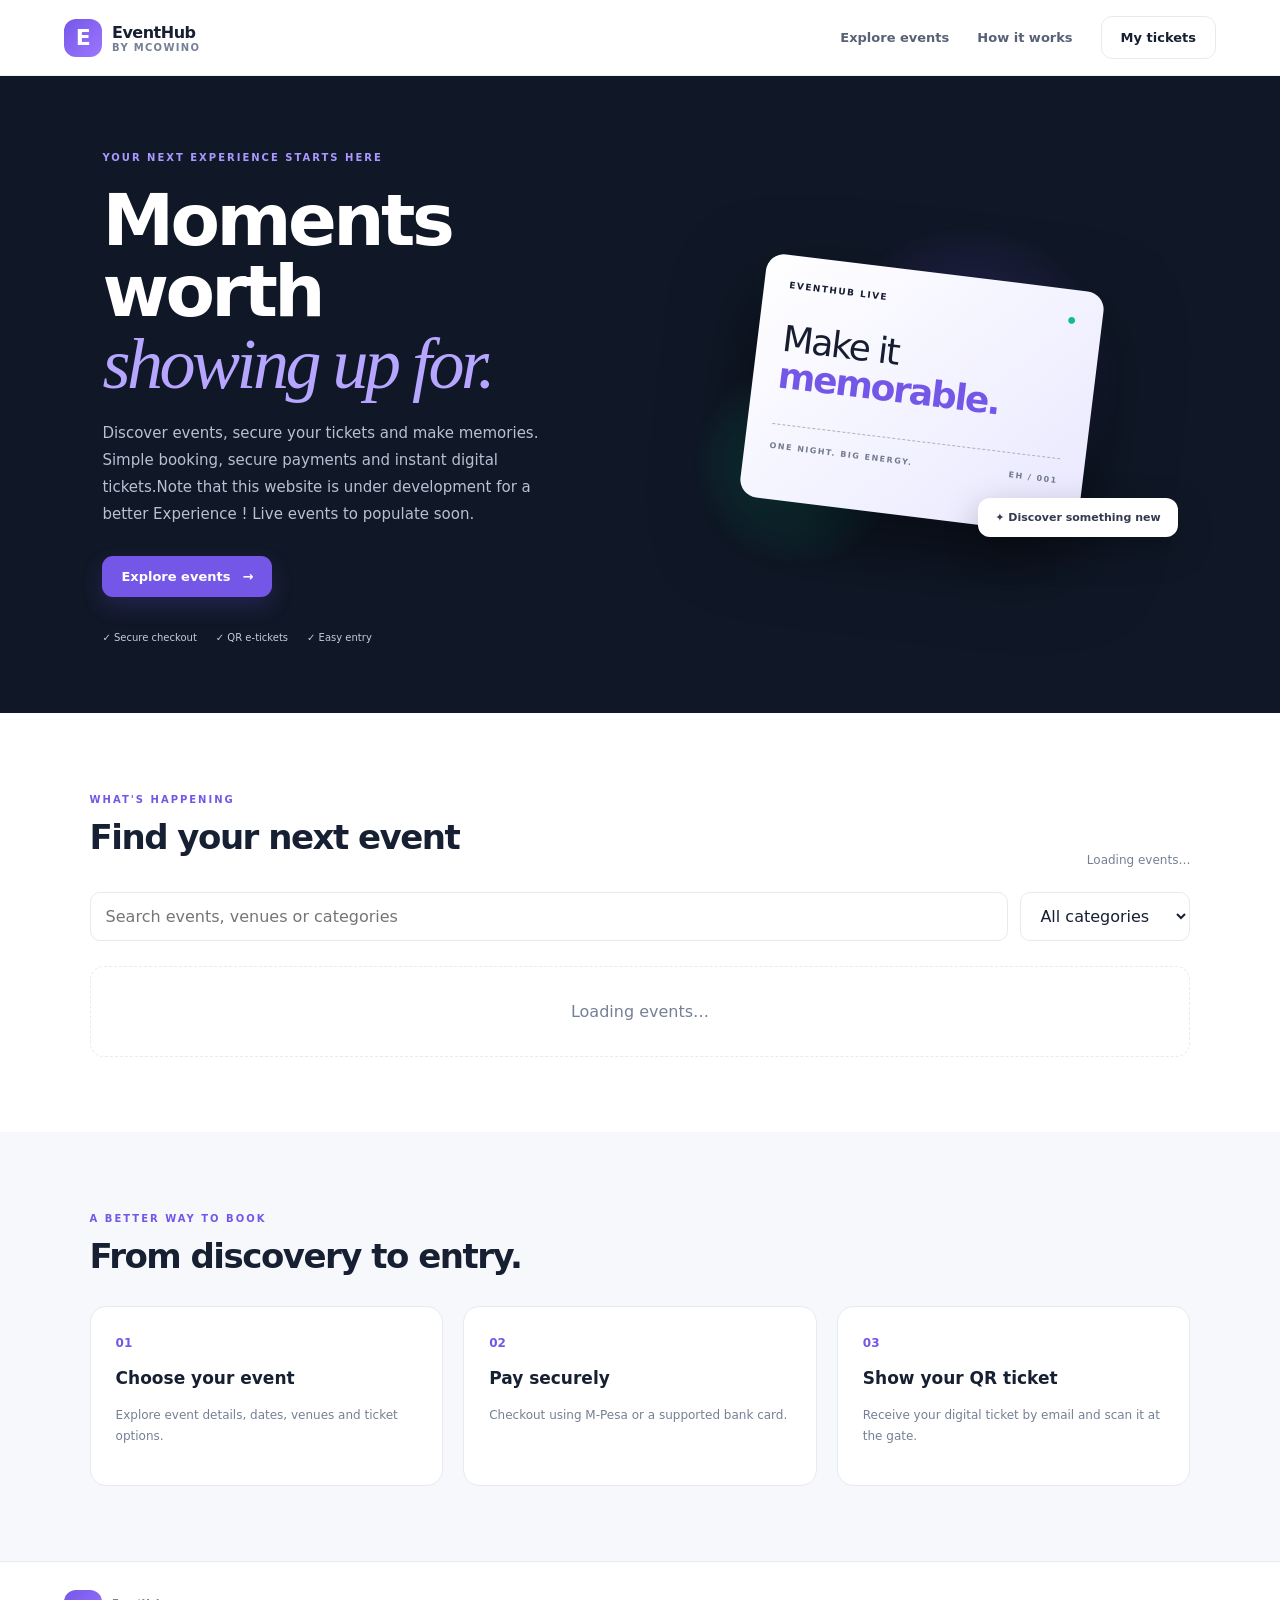
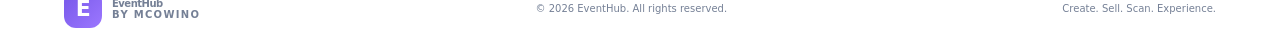
<file: eventshubv6/index.html>
<!doctype html>
<html lang="en">
<head>
  <meta charset="utf-8">
  <meta name="viewport" content="width=device-width, initial-scale=1">
  <meta name="theme-color" content="#101827">
  <title>EventHub by McOwino | Discover Experiences</title>
  <meta name="description" content="Discover events, book tickets and enjoy unforgettable experiences with EventHub by McOwino.">
  <meta property="og:type" content="website">
  <meta property="og:title" content="EventHub by McOwino">
  <meta property="og:description" content="Create. Sell. Scan. Experience. Discover and book event tickets online.">
  
  
  
  

<!-- OPEN GRAPH / FACEBOOK / WHATSAPP -->
<meta property="og:type" content="website">
<meta property="og:site_name" content="EventHub">
<meta property="og:title" content="EventHub – Discover, Book & Attend Events">
<meta property="og:description" content="Discover exciting events, book tickets and enjoy unforgettable experiences with EventHub.">
<meta property="og:url" content="https://eventshubv6-eventshubv6.vercel.app">
<meta property="og:image" content="https://raw.githubusercontent.com/22techiq/Eventshubv6/refs/heads/main/img/eventhub.png">
<meta property="og:image:alt" content="EventHub – Discover, Book & Attend">
<meta property="og:image:width" content="1200">
<meta property="og:image:height" content="630">

<!-- TWITTER / X -->
<meta name="twitter:card" content="summary_large_image">
<meta name="twitter:title" content="EventHub – Discover, Book & Attend">
<meta name="twitter:description" content="Discover events, book tickets and experience more with EventHub.">
<meta name="twitter:image" content="https://raw.githubusercontent.com/22techiq/Eventshubv6/refs/heads/main/img/eventhub.png">

  
  
  
  
  <link rel="icon" href="data:image/svg+xml,%3Csvg xmlns='http://www.w3.org/2000/svg' viewBox='0 0 100 100'%3E%3Crect width='100' height='100' rx='22' fill='%237557e8'/%3E%3Cpath d='M68 28H43a22 22 0 1 0 0 44h25V58H43a8 8 0 1 1 0-16h25z' fill='white'/%3E%3C/svg%3E">
  <link rel="stylesheet" href="./styles.css">
</head>
<body>
<header class="topbar">
  <a class="brand" href="./index.html"><span class="brand-mark">E</span><span>EventHub <small>by McOwino</small></span></a>
  <nav><a href="#events">Explore events</a><a href="#how">How it works</a><button class="btn btn-outline" id="myTicketsBtn">My tickets</button></nav>
</header>
<main>
  <section class="hero">
    <div class="hero-copy">
      <span class="eyebrow">YOUR NEXT EXPERIENCE STARTS HERE</span>
      <h1>Moments worth<br><em>showing up for.</em></h1>
      <p>Discover events, secure your tickets and make memories. Simple booking, secure payments and instant digital tickets.Note that this website is under development for a better Experience ! Live events to populate soon.</p>
      <a class="btn btn-primary" href="#events">Explore events <span>→</span></a>
      <div class="trust"><span>✓ Secure checkout</span><span>✓ QR e-tickets</span><span>✓ Easy entry</span></div>
    </div>
    <div class="hero-art">
      <div class="orb orb-one"></div><div class="orb orb-two"></div>
      <div class="ticket-visual"><div class="ticket-top"><span>EVENTHUB LIVE</span><span class="live-dot">●</span></div><div class="ticket-title">Make it<br><b>memorable.</b></div><div class="ticket-line"></div><div class="ticket-bottom"><span>ONE NIGHT. BIG ENERGY.</span><b>EH / 001</b></div></div>
      <div class="float-tag">✦ Discover something new</div>
    </div>
  </section>
  <section class="section" id="events">
    <div class="section-head"><div><span class="eyebrow">WHAT'S HAPPENING</span><h2>Find your next event</h2></div><span class="muted" id="eventCount">Loading events…</span></div>
    <div class="filters"><input id="searchInput" placeholder="Search events, venues or categories"><select id="categoryFilter"><option value="">All categories</option><option>Music</option><option>Conference</option><option>Business</option><option>Sports</option><option>Festival</option><option>Other</option></select></div>
    <div class="event-grid" id="eventGrid"><div class="empty-state">Loading events…</div></div>
  </section>
  <section class="how section" id="how"><span class="eyebrow">A BETTER WAY TO BOOK</span><h2>From discovery to entry.</h2><div class="steps"><article><b>01</b><h3>Choose your event</h3><p>Explore event details, dates, venues and ticket options.</p></article><article><b>02</b><h3>Pay securely</h3><p>Checkout using M-Pesa or a supported bank card.</p></article><article><b>03</b><h3>Show your QR ticket</h3><p>Receive your digital ticket by email and scan it at the gate.</p></article></div></section>
</main>
<footer><a class="brand" href="./index.html"><span class="brand-mark">E</span><span>EventHub <small>by McOwino</small></span></a><span>© <span id="year"></span> EventHub. All rights reserved.</span><span>Create. Sell. Scan. Experience.</span></footer>

<div class="modal" id="eventModal"><div class="modal-card"><button class="modal-close" data-close>×</button><div id="eventModalBody"></div></div></div>
<div class="modal" id="ticketsModal"><div class="modal-card"><button class="modal-close" data-close>×</button><span class="eyebrow">YOUR DIGITAL TICKETS</span><h2>Find your booking</h2><p class="muted">Enter the booking reference and email used during checkout.</p><form id="lookupForm" class="stack"><input name="bookingRef" placeholder="Booking reference" required><input name="email" type="email" placeholder="Email address" required><button class="btn btn-primary">Find tickets</button></form><div id="lookupResult"></div></div></div>
<div class="toast" id="toast"></div>
<script src="./config.js"></script><script src="./api.js"></script><script src="./app.js"></script>
</body></html>
</file>
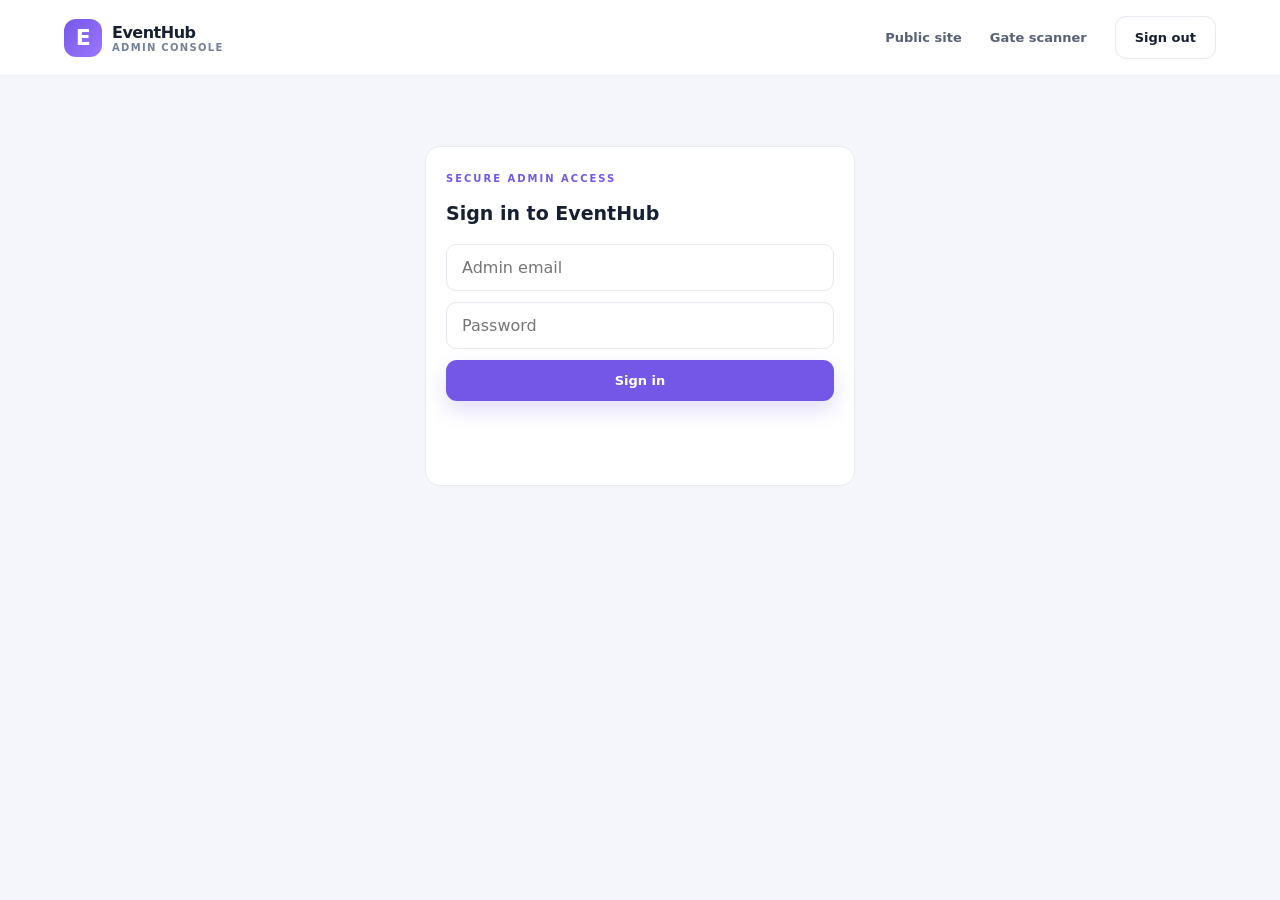
<file: eventshubv6/admin.html>
<!doctype html>
<html lang="en"><head><meta charset="utf-8"><meta name="viewport" content="width=device-width,initial-scale=1"><title>EventHub Admin</title><link rel="stylesheet" href="./styles.css"><style>
body{background:#f5f6fb}.admin-wrap{max-width:1150px;margin:35px auto;padding:0 20px}.admin-head{display:flex;justify-content:space-between;align-items:center;margin-bottom:25px}.admin-grid{display:grid;grid-template-columns:repeat(4,1fr);gap:14px}.stat,.panel{background:white;border:1px solid var(--line);border-radius:15px;padding:20px}.stat small{color:var(--muted)}.stat b{display:block;font-size:27px;margin-top:9px}.panel{margin-top:18px}.panel h2{font-size:19px}.form-grid{display:grid;grid-template-columns:1fr 1fr;gap:12px}.form-grid input,.form-grid select,.form-grid textarea{width:100%;padding:12px;border:1px solid var(--line);border-radius:9px}.form-grid textarea{grid-column:1/-1;min-height:90px}.wide{grid-column:1/-1}.event-row{display:flex;justify-content:space-between;padding:12px 0;border-bottom:1px solid var(--line);font-size:13px}.hidden{display:none!important}@media(max-width:700px){.admin-grid{grid-template-columns:1fr 1fr}.form-grid{grid-template-columns:1fr}.form-grid textarea,.wide{grid-column:auto}.admin-head{align-items:flex-start;gap:10px;flex-direction:column}}
</style></head><body><header class="topbar"><a class="brand" href="./index.html"><span class="brand-mark">E</span><span>EventHub <small>ADMIN CONSOLE</small></span></a><nav><a href="./index.html">Public site</a><a href="./scanner.html">Gate scanner</a><button class="btn btn-outline" id="logoutBtn">Sign out</button></nav></header>
<main class="admin-wrap"><div id="loginPanel" class="panel" style="max-width:430px;margin:70px auto"><span class="eyebrow">SECURE ADMIN ACCESS</span><h2>Sign in to EventHub</h2><form id="loginForm" class="stack"><input name="email" type="email" placeholder="Admin email" required><input name="password" type="password" placeholder="Password" required><button class="btn btn-primary" id="signInBtn" type="submit"><span>Sign in</span></button></form><p id="loginStatus" class="form-status" role="status" aria-live="polite"></p><p id="loginError" class="form-error" role="alert" aria-live="assertive"></p></div>
<div id="dashboard" class="hidden"><div class="admin-head"><div><span class="eyebrow">CONTROL CENTER</span><h1>Event overview</h1><p class="muted" id="welcome"></p></div><a class="btn btn-primary" href="./scanner.html">Open gate scanner →</a></div>
<div class="admin-grid"><div class="stat"><small>Total events</small><b id="sEvents">0</b></div><div class="stat"><small>Published</small><b id="sPublished">0</b></div><div class="stat"><small>Tickets issued</small><b id="sTickets">0</b></div><div class="stat"><small>Confirmed revenue</small><b id="sRevenue">KSh 0</b></div></div>
<section class="panel"><h2>Create an event</h2><form id="eventForm" class="form-grid"><input name="name" placeholder="Event name" required><select name="category"><option>Music</option><option>Conference</option><option>Business</option><option>Sports</option><option>Festival</option><option>Other</option></select><input name="venue" placeholder="Venue" required><input name="startsAt" type="datetime-local" required><input name="endsAt" type="datetime-local"><select name="status"><option value="DRAFT">Save as draft</option><option value="PUBLISHED">Publish event</option></select><input name="bannerUrl" placeholder="Banner image URL (optional)"><textarea name="description" placeholder="Event description"></textarea><button class="btn btn-primary wide">Create event</button></form><p id="eventMsg" class="muted"></p></section>
<section class="panel"><h2>Add ticket category</h2><form id="typeForm" class="form-grid"><select name="eventId" id="eventSelect" required></select><input name="name" placeholder="e.g. VIP" required><input name="price" type="number" min="1" step="0.01" placeholder="Price (KES)" required><input name="quantity" type="number" min="1" placeholder="Quantity" required><button class="btn btn-primary wide">Add ticket type</button></form><p id="typeMsg" class="muted"></p></section>
<section class="panel"><h2>Events</h2><div id="eventList"></div></section></div></main>
<script src="./config.js"></script><script src="./api.js"></script><script src="./admin.js"></script></body></html>
</file>
<file: eventshubv6/styles.css>
:root{--navy:#101827;--ink:#172033;--muted:#758096;--purple:#7557e8;--teal:#11b89a;--gold:#f4b942;--bg:#f7f8fc;--line:#e8eaf1}*{box-sizing:border-box}html{scroll-behavior:smooth}body{margin:0;background:#fff;color:var(--ink);font-family:Inter,ui-sans-serif,system-ui,-apple-system,"Segoe UI",sans-serif}a{text-decoration:none;color:inherit}.topbar{height:76px;padding:0 max(5vw,22px);display:flex;align-items:center;justify-content:space-between;border-bottom:1px solid #f0f1f5;background:#fff}.brand{display:flex;align-items:center;gap:10px;font-weight:850;letter-spacing:-.5px}.brand small{display:block;color:var(--muted);font-size:10px;font-weight:650;letter-spacing:1.3px;text-transform:uppercase}.brand-mark{width:38px;height:38px;border-radius:12px;background:linear-gradient(135deg,var(--purple),#9c77ff);color:#fff;display:grid;place-items:center;font-size:22px}nav{display:flex;align-items:center;gap:28px;font-size:13px;font-weight:650}nav a{color:#586176}button,input,select{font:inherit}.btn{border:0;border-radius:11px;padding:13px 19px;font-weight:750;font-size:13px;cursor:pointer;display:inline-flex;align-items:center;justify-content:center;gap:12px;transition:.2s}.btn-primary{background:var(--purple);color:#fff;box-shadow:0 9px 22px #7557e833}.btn-primary:hover{transform:translateY(-2px);background:#6243d8}.btn-outline{border:1px solid var(--line);background:#fff;color:var(--ink)}.hero{min-height:530px;background:var(--navy);color:#fff;padding:70px max(8vw,26px);display:grid;grid-template-columns:1.05fr .95fr;align-items:center;overflow:hidden}.hero-copy{max-width:550px;position:relative;z-index:2}.eyebrow{font-size:10px;letter-spacing:2px;color:var(--purple);font-weight:850}.hero .eyebrow{color:#a998ff}.hero h1{font-size:clamp(44px,6vw,72px);line-height:.99;letter-spacing:-3.5px;margin:20px 0}.hero h1 em{font-family:Georgia,serif;font-weight:500;color:#b6a6ff}.hero p{color:#b8c0d1;line-height:1.8;max-width:450px;font-size:15px;margin-bottom:28px}.trust{display:flex;gap:19px;flex-wrap:wrap;color:#c4ccda;font-size:10px;margin-top:35px}.hero-art{height:350px;position:relative;display:grid;place-items:center}.orb{position:absolute;border-radius:50%;filter:blur(1px)}.orb-one{width:320px;height:320px;background:radial-gradient(circle,#7457e866,transparent 68%);right:10%;top:0}.orb-two{width:210px;height:210px;background:radial-gradient(circle,#11b89a55,transparent 70%);left:5%;bottom:0}.ticket-visual{width:min(340px,85%);height:245px;background:linear-gradient(135deg,#fff,#e9e8ff);color:#171d31;border-radius:18px;padding:25px;transform:rotate(7deg);box-shadow:0 30px 80px #0008;position:relative;z-index:1}.ticket-top,.ticket-bottom{display:flex;justify-content:space-between;font-size:9px;letter-spacing:1.5px;font-weight:850}.live-dot{color:var(--teal)}.ticket-title{font-size:36px;line-height:1.03;letter-spacing:-2px;margin:30px 0}.ticket-title b{color:var(--purple)}.ticket-line{border-top:1px dashed #aeb0c2;margin:17px 0}.ticket-bottom{color:#747a8d;font-size:8px}.float-tag{position:absolute;z-index:2;right:0;bottom:32px;background:#fff;color:#343b50;padding:13px 17px;border-radius:12px;font-size:11px;font-weight:750;box-shadow:0 12px 35px #0004}.section{padding:75px max(7vw,24px)}.section-head{display:flex;justify-content:space-between;align-items:end;margin-bottom:25px}.section h2{font-size:34px;letter-spacing:-1.5px;margin:10px 0}.muted{color:var(--muted);font-size:12px}.filters{display:flex;gap:12px;margin-bottom:25px}.filters input,.filters select,.stack input{border:1px solid var(--line);border-radius:10px;padding:13px 15px;background:#fff;outline:none;color:var(--ink)}.filters input{flex:1}.filters select{min-width:170px}.event-grid{display:grid;grid-template-columns:repeat(3,minmax(0,1fr));gap:20px}.event-card{border:1px solid var(--line);border-radius:17px;overflow:hidden;background:#fff;transition:.2s}.event-card:hover{transform:translateY(-4px);box-shadow:0 15px 35px #1d274010}.event-cover{height:170px;background:linear-gradient(135deg,#252c55,#7557e8);display:flex;align-items:end;padding:17px;color:#fff;position:relative}.event-cover:after{content:"";position:absolute;inset:0;background:radial-gradient(circle at 80% 15%,#ffffff44,transparent 40%)}.event-cover span{z-index:1;font-size:11px;letter-spacing:1.5px;font-weight:850}.event-info{padding:18px}.event-info h3{font-size:17px;margin:0 0 10px}.event-meta{color:var(--muted);font-size:11px;line-height:1.8}.event-bottom{display:flex;justify-content:space-between;align-items:center;margin-top:18px}.price{font-weight:850;font-size:14px}.small-btn{border:0;background:#f0edff;color:#6243d8;border-radius:9px;padding:9px 12px;font-size:11px;font-weight:800;cursor:pointer}.empty-state{padding:35px;text-align:center;color:var(--muted);border:1px dashed var(--line);border-radius:14px;grid-column:1/-1}.how{background:var(--bg)}.steps{display:grid;grid-template-columns:repeat(3,1fr);gap:20px;margin-top:30px}.steps article{background:#fff;border:1px solid var(--line);border-radius:16px;padding:25px}.steps article>b{color:var(--purple);font-size:12px}.steps h3{font-size:17px}.steps p{font-size:12px;color:var(--muted);line-height:1.8}footer{padding:28px max(5vw,22px);display:flex;justify-content:space-between;align-items:center;color:var(--muted);font-size:10px;border-top:1px solid var(--line)}.modal{display:none;position:fixed;inset:0;background:#0c1221a8;z-index:10;align-items:center;justify-content:center;padding:18px}.modal.open{display:flex}.modal-card{background:#fff;border-radius:18px;padding:28px;width:min(570px,100%);max-height:90vh;overflow:auto;position:relative}.modal-card h2{font-size:25px;letter-spacing:-1px;margin:10px 0}.modal-close{position:absolute;right:17px;top:13px;border:0;background:#f2f3f8;border-radius:50%;width:30px;height:30px;font-size:20px;cursor:pointer}.stack{display:grid;gap:11px;margin:20px 0}.ticket-type{display:flex;justify-content:space-between;align-items:center;border:1px solid var(--line);border-radius:12px;padding:13px;margin:9px 0}.ticket-type small{display:block;color:var(--muted);margin-top:4px}.ticket-type input{width:70px;padding:8px;border:1px solid var(--line);border-radius:8px}.toast{position:fixed;bottom:20px;left:50%;transform:translate(-50%,20px);background:#172033;color:#fff;padding:12px 18px;border-radius:10px;font-size:12px;opacity:0;pointer-events:none;transition:.2s;z-index:20}.toast.show{opacity:1;transform:translate(-50%,0)}.ticket-result{border:1px solid var(--line);padding:14px;border-radius:12px;margin-top:12px;font-size:12px}.ticket-result a{color:var(--purple);font-weight:800}@media(max-width:800px){.hero{grid-template-columns:1fr;padding-top:55px}.hero-art{height:280px}.event-grid{grid-template-columns:repeat(2,minmax(0,1fr))}.steps{grid-template-columns:1fr}nav{gap:12px}nav>a{display:none}}@media(max-width:520px){.topbar{height:65px}.hero{padding:48px 22px}.hero h1{letter-spacing:-2px}.hero-art{height:240px}.section{padding:55px 20px}.section-head{align-items:start;gap:12px;flex-direction:column}.filters{flex-direction:column}.filters select{width:100%}.event-grid{grid-template-columns:1fr}.event-cover{height:155px}footer{gap:14px;flex-wrap:wrap}footer>span:last-child{display:none}}

/* Accessible request feedback and button progress states */
.btn:disabled{opacity:.72;cursor:wait;transform:none!important}
.button-spinner{width:15px;height:15px;border:2px solid currentColor;border-right-color:transparent;border-radius:50%;display:inline-block;animation:eh-spin .7s linear infinite;flex:0 0 auto}
@keyframes eh-spin{to{transform:rotate(360deg)}}
.form-status,.form-error{min-height:18px;margin:8px 0 0;font-size:12px;line-height:1.5}
.form-status.is-loading{color:#6243d8}.form-status.is-success{color:#08785f}.form-error{color:#b42318}
</file>
